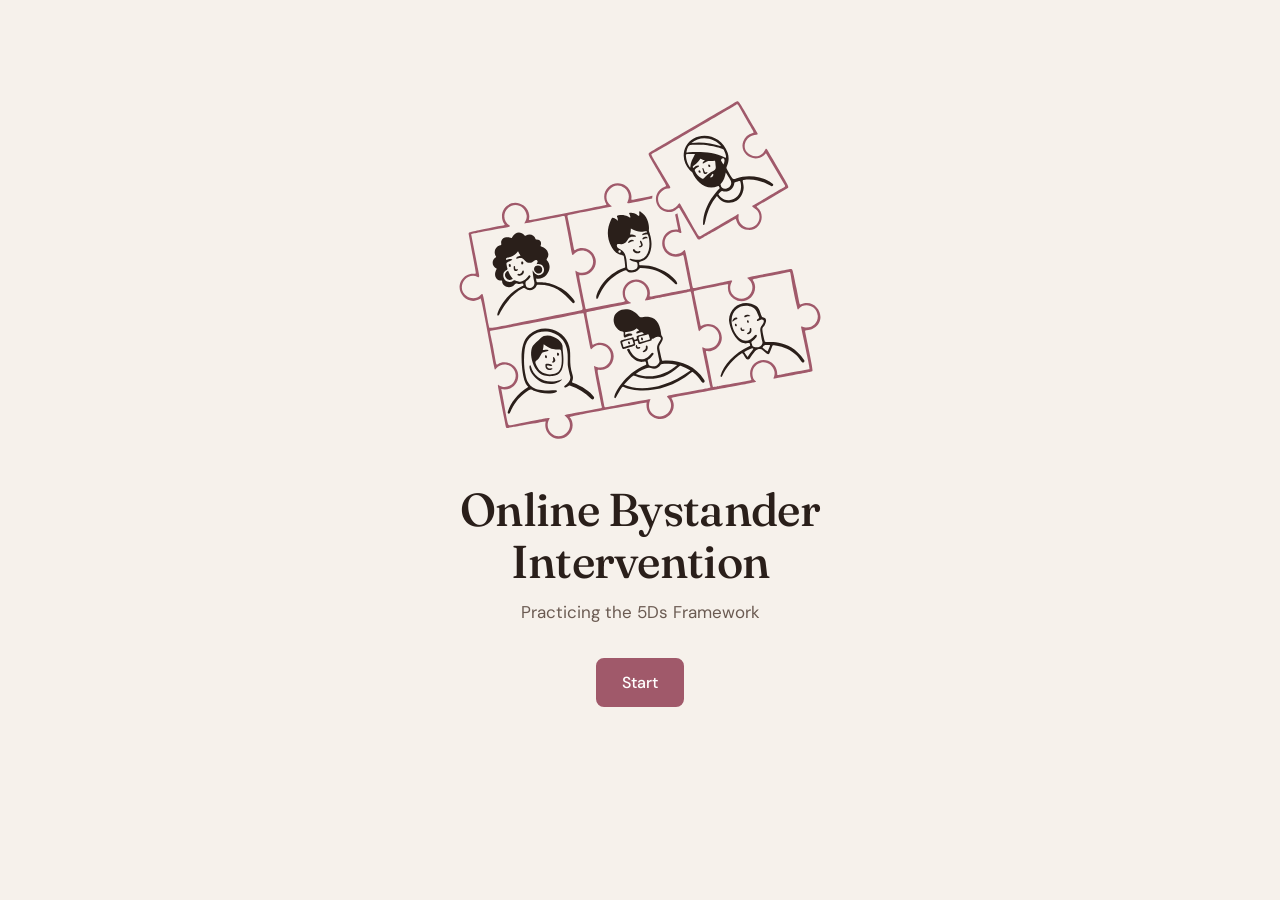
<file: index.html>
<!DOCTYPE html>
<html lang="en">
<head>
  <meta charset="UTF-8" />
  <meta name="viewport" content="width=device-width, initial-scale=1" />
  <title>Digital Bystander Intervention</title>
  <link rel="preconnect" href="https://fonts.googleapis.com" />
  <link rel="preconnect" href="https://fonts.gstatic.com" crossorigin />
  <link href="https://fonts.googleapis.com/css2?family=Fraunces:wght@400;500&family=DM+Sans:wght@400;500&display=swap" rel="stylesheet" />
  <link rel="stylesheet" href="styles.css?v=20260930a" />
</head>
<body>
  <a class="skip-link" href="#app">Skip to content</a>
  <div class="progress-indicator" id="progress"></div>
  <main id="app" aria-live="off"></main>
  <script type="module" src="app.js?v=20261005a"></script>
</body>
</html>
</file>
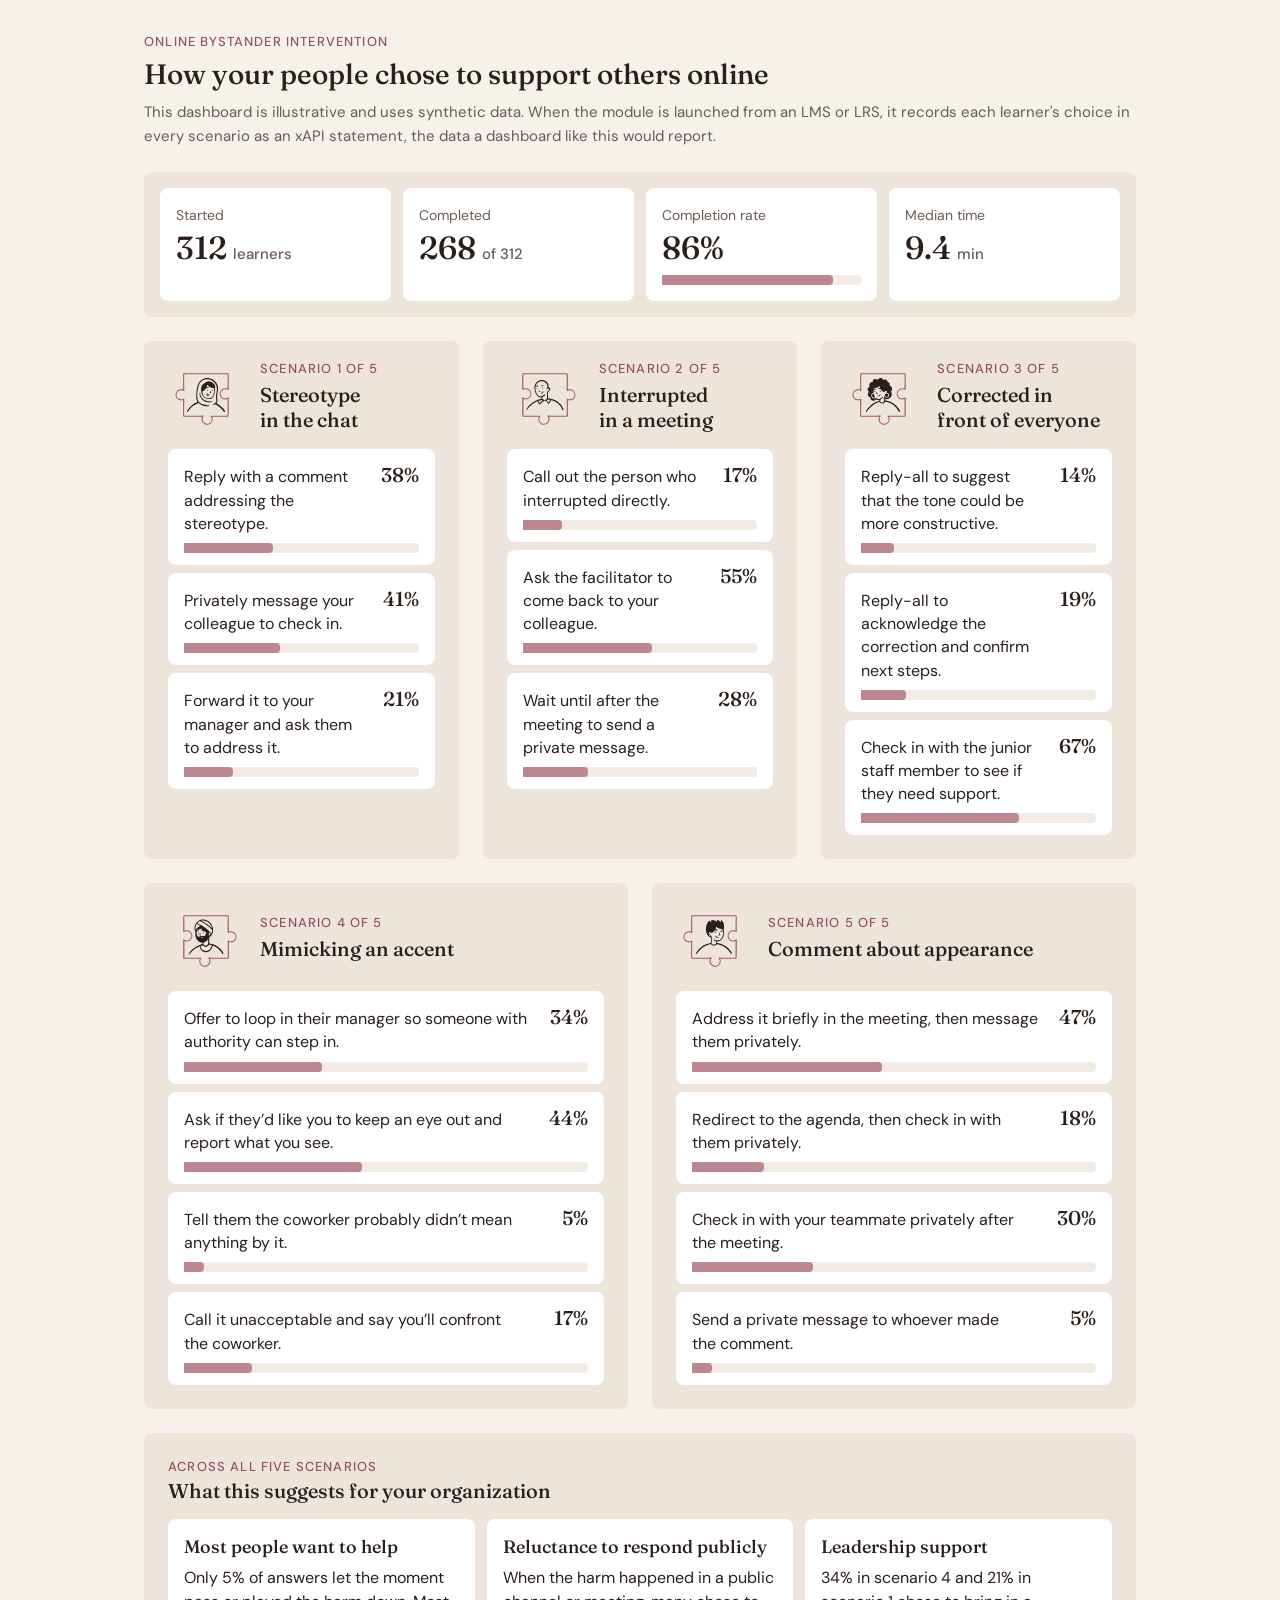
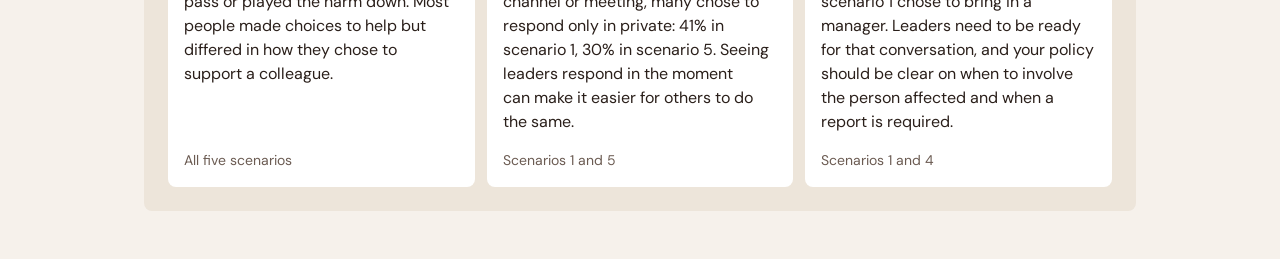
<file: dashboard.html>
<!doctype html>
<html lang="en-CA">
<head>
<meta charset="utf-8">
<meta name="viewport" content="width=device-width, initial-scale=1">
<title>OBI Cohort Dashboard</title>
<link rel="preconnect" href="https://fonts.googleapis.com">
<link rel="preconnect" href="https://fonts.gstatic.com" crossorigin>
<link rel="stylesheet" href="https://fonts.googleapis.com/css2?family=Fraunces:wght@400;500&family=DM+Sans:wght@400;500&display=swap">
<style>
/* Layout: module tokens; scenarios 1–3 (three options) in thirds and 4–5 (four options) in halves so rows match, then a full-width takeaways panel. Light only, matching the module. */
:root {
  color-scheme: light;
  --color-bg: #F6F1EB;
  --color-bg-weighted: #EDE5DA;
  --color-accent: #A0596A;
  --color-eyebrow: #935262;
  --color-text: #2A1F1A;
  --color-text-secondary: #6B5B52;
  --color-surface: #FFFFFF;
  --color-border: #E0D6C8;
  --color-track: #F1EBE4;
  --color-bar: #BE8592;
  --font-heading: "Fraunces", Georgia, serif;
  --font-body: "DM Sans", system-ui, -apple-system, sans-serif;
  --space-1: 0.5rem; --space-2: 0.75rem; --space-3: 1rem; --space-4: 1.5rem; --space-5: 2rem; --space-6: 3rem;
  --radius: 0.5rem;
  --max-width: 64rem;
}
* { box-sizing: border-box; }
body { margin: 0; background: var(--color-bg); color: var(--color-text); font-family: var(--font-body); font-size: 1.0625rem; line-height: 1.6; }
.page { max-width: var(--max-width); margin: 0 auto; padding-block: var(--space-5) var(--space-6); padding-left: max(16px, env(safe-area-inset-left, 0px)); padding-right: max(16px, env(safe-area-inset-right, 0px)); display: grid; gap: var(--space-4); }

.eyebrow { font-weight: 500; font-size: 0.8125rem; letter-spacing: 0.09em; text-transform: uppercase; color: var(--color-eyebrow); margin: 0; }
h1 { font-family: var(--font-heading); font-weight: 500; font-size: 1.75rem; line-height: 1.25; margin: 0.25rem 0 0; text-wrap: balance; }
.synthetic { margin: var(--space-1) 0 0; font-size: 0.9375rem; color: var(--color-text-secondary); }

.stats { display: grid; grid-template-columns: repeat(4, minmax(0, 1fr)); gap: var(--space-2); margin: 0; padding: var(--space-3); background: var(--color-bg-weighted); border-radius: var(--radius); }
@media (max-width: 680px) { .stats { grid-template-columns: repeat(2, minmax(0, 1fr)); } }
.stat { background: var(--color-surface); border-radius: var(--radius); padding: var(--space-3); display: flex; flex-direction: column; gap: 0.25rem; }
.stat dt { font-size: 0.875rem; color: var(--color-text-secondary); }
.stat dd { margin: 0; font-family: var(--font-heading); font-size: 2rem; line-height: 1.1; font-weight: 500; font-variant-numeric: tabular-nums; }
.stat dd small { font-family: var(--font-body); font-size: 0.9375rem; color: var(--color-text-secondary); margin-left: 0.375rem; }
.stat .track { margin-top: 0.625rem; }


.grid { display: grid; grid-template-columns: repeat(6, minmax(0, 1fr)); gap: var(--space-4); }
.grid .scenario { grid-column: span 2; }
.grid .scenario--wide { grid-column: span 3; }
@media (max-width: 1000px) {
  .grid { grid-template-columns: repeat(2, minmax(0, 1fr)); }
  .grid .scenario, .grid .scenario--wide { grid-column: auto; }
  .grid .scenario:last-child { grid-column: 1 / -1; }
  .scenario:last-child .options { grid-template-columns: repeat(2, minmax(0, 1fr)); }
}
@media (max-width: 680px) {
  .grid { grid-template-columns: minmax(0, 1fr); }
  .scenario:last-child .options { grid-template-columns: minmax(0, 1fr); }
}
.scenario { background: var(--color-bg-weighted); border-radius: var(--radius); padding: var(--space-3) var(--space-4) var(--space-4); }
.scenario-meta { display: flex; align-items: center; gap: var(--space-3); margin-bottom: var(--space-3); }
.scenario-illustration { width: 76px; height: 76px; flex: none; }
.scenario-meta__text { display: grid; gap: 0.125rem; min-width: 0; }
.scenario-title { font-family: var(--font-heading); font-weight: 500; font-size: 1.25rem; text-wrap: balance; line-height: 1.25; margin: 0; }

.options { list-style: none; margin: 0; padding: 0; display: grid; gap: 0.5rem; }
.option { background: var(--color-surface); border-radius: var(--radius); padding: 0.625rem var(--space-3) 0.75rem; display: grid; gap: 0.5rem; }
.option-top { display: flex; justify-content: space-between; align-items: baseline; gap: var(--space-3); }
.option-text { margin: 0; min-width: 0; font-size: 1rem; line-height: 1.45; text-wrap: pretty; }

.percent { font-family: var(--font-heading); font-weight: 500; font-size: 1.25rem; font-variant-numeric: tabular-nums; white-space: nowrap; }
.track { position: relative; height: 0.625rem; background: var(--color-track); border-radius: 0 4px 4px 0; outline-offset: 4px; }
.track:focus-visible { outline: 2px solid var(--color-accent); }
.track .bar { position: absolute; inset: 0 auto 0 0; background: var(--color-bar); border-radius: 0 4px 4px 0; }

.takeaways { background: var(--color-bg-weighted); border-radius: var(--radius); padding: var(--space-4); display: grid; gap: var(--space-3); }
.takeaway-list { list-style: none; margin: 0; padding: 0; display: grid; grid-template-columns: repeat(3, minmax(0, 1fr)); gap: var(--space-2); }
@media (max-width: 900px) { .takeaway-list { grid-template-columns: minmax(0, 1fr); } }
.takeaway { background: var(--color-surface); border-radius: var(--radius); padding: var(--space-3); display: flex; flex-direction: column; gap: 0.5rem; }
.takeaway h3 { font-family: var(--font-heading); font-weight: 500; font-size: 1.125rem; line-height: 1.3; margin: 0; text-wrap: balance; }
.takeaway p { margin: 0; font-size: 1rem; line-height: 1.5; text-wrap: pretty; }
.takeaway .seen { margin-top: auto; padding-top: 0.5rem; font-size: 0.875rem; color: var(--color-text-secondary); }


#tip { position: fixed; z-index: 20; pointer-events: none; background: var(--color-text); color: var(--color-surface); font-size: 0.875rem; line-height: 1.4; padding: 0.4rem 0.6rem; border-radius: 6px; max-width: 240px; }

</style>
</head>
<body>

<main class="page">
  <header>
    <p class="eyebrow">Online Bystander Intervention</p>
    <h1>How your people chose to support others online</h1>
    <p class="synthetic">This dashboard is illustrative and uses synthetic data. When the module is launched from an LMS or LRS, it records each learner's choice in every scenario as an xAPI statement, the data a dashboard like this would report.</p>
  </header>

  <dl class="stats" id="stats"></dl>

  <div class="grid">
    <div id="scenarios" style="display:contents"></div>
  </div>

  <section class="takeaways" aria-labelledby="tk-h">
    <div>
      <p class="eyebrow">Across all five scenarios</p>
      <h2 class="scenario-title" id="tk-h">What this suggests for your organization</h2>
    </div>
    <ul class="takeaway-list" id="takeaways"></ul>
  </section>
</main>

<div id="tip" hidden></div>

<script>
// Learner counts are synthetic. Option copy is the module's own.
const ILLUSTRATIONS = {"1": "[data-uri]", "2": "[data-uri]", "3": "[data-uri]", "4": "[data-uri]", "5": "[data-uri]"};
const scenarios = [
  { n: 1, title: "Stereotype in the chat", reached: 309, opts: [
    { id: "A", text: "Reply with a comment addressing the stereotype.", share: 38 },
    { id: "B", text: "Privately message your colleague to check in.", share: 41 },
    { id: "C", text: "Forward it to your manager and ask them to address it.", share: 21 } ] },
  { n: 2, title: "Interrupted in a meeting", reached: 301, opts: [
    { id: "A", text: "Call out the person who interrupted directly.", share: 17 },
    { id: "B", text: "Ask the facilitator to come back to your colleague.", share: 55 },
    { id: "C", text: "Wait until after the meeting to send a private message.", share: 28 } ] },
  { n: 3, title: "Corrected in front of everyone", reached: 294, opts: [
    { id: "A", text: "Reply-all to suggest that the tone could be more constructive.", share: 14 },
    { id: "B", text: "Reply-all to acknowledge the correction and confirm next steps.", share: 19 },
    { id: "C", text: "Check in with the junior staff member to see if they need support.", share: 67 } ] },
  { n: 4, title: "Mimicking an accent", reached: 284, opts: [
    { id: "A", text: "Offer to loop in their manager so someone with authority can step in.", share: 34 },
    { id: "B", text: "Ask if they’d like you to keep an eye out and report what you see.", share: 44 },
    { id: "C", text: "Tell them the coworker probably didn’t mean anything by it.", share: 5 },
    { id: "D", text: "Call it unacceptable and say you’ll confront the coworker.", share: 17 } ] },
  { n: 5, title: "Comment about appearance", reached: 276, opts: [
    { id: "A", text: "Address it briefly in the meeting, then message them privately.", share: 47 },
    { id: "B", text: "Redirect to the agenda, then check in with them privately.", share: 18 },
    { id: "C", text: "Check in with your teammate privately after the meeting.", share: 30 },
    { id: "D", text: "Send a private message to whoever made the comment.", share: 5 } ] },
];
const started = 312, completed = 268, medianMinutes = 9.4;

// Largest-remainder rounding so each scenario's counts sum to the learners who reached it.
for (const sc of scenarios) {
  const raw = sc.opts.map(o => o.share * sc.reached / 100);
  const counts = raw.map(Math.floor);
  const left = sc.reached - counts.reduce((a, b) => a + b, 0);
  raw.map((r, i) => [r - Math.floor(r), i]).sort((a, b) => b[0] - a[0]).slice(0, left).forEach(([, i]) => counts[i]++);
  sc.opts.forEach((o, i) => { o.count = counts[i]; o.pct = 100 * counts[i] / sc.reached; });
}

const fmt = (v, d = 0) => v.toLocaleString("en-CA", { minimumFractionDigits: d, maximumFractionDigits: d });
const esc = s => String(s).replace(/[&<>"]/g, c => ({ "&": "&amp;", "<": "&lt;", ">": "&gt;", '"': "&quot;" }[c]));

const completionRate = 100 * completed / started;
document.getElementById("stats").innerHTML = [
  ["Started", fmt(started), "learners"],
  ["Completed", fmt(completed), `of ${fmt(started)}`],
  ["Completion rate", fmt(completionRate) + "%", "",
    `<div class="track" role="img" aria-label="${fmt(completionRate)}% completed"><div class="bar" style="width:${completionRate}%"></div></div>`],
  ["Median time", fmt(medianMinutes, 1), "min"],
].map(([label, value, small, extra = ""]) =>
  `<div class="stat"><dt>${label}</dt><dd>${value}${small ? `<small>${small}</small>` : ""}${extra}</dd></div>`).join("");

document.getElementById("scenarios").innerHTML = scenarios.map(sc => {
  return `
  <section class="scenario${sc.opts.length > 3 ? " scenario--wide" : ""}" aria-labelledby="sc${sc.n}">
    <div class="scenario-meta">
      <img class="scenario-illustration" src="${ILLUSTRATIONS[sc.n]}" alt="" aria-hidden="true">
      <div class="scenario-meta__text">
        <p class="eyebrow">Scenario ${sc.n} of 5</p>
        <h2 class="scenario-title" id="sc${sc.n}">${esc(sc.title)}</h2>
      </div>
    </div>
    <ul class="options">
      ${sc.opts.map(o => `
      <li class="option">
        <div class="option-top">
          <p class="option-text">${esc(o.text)}</p>
          <span class="percent">${fmt(o.pct)}%</span>
        </div>
        <div class="track" role="img" tabindex="0"
          data-tip="${esc(`${o.count} of ${sc.reached} learners`)}"
          aria-label="${fmt(o.pct)}% chose this, ${o.count} of ${sc.reached} learners.">
          <div class="bar" style="width:${o.pct}%"></div>
        </div>
      </li>`).join("")}
    </ul>
  </section>`;
}).join("");

const pct = (n, id) => fmt(scenarios[n - 1].opts.find(o => o.id === id).pct) + "%";
const answer = (n, id) => scenarios[n - 1].opts.find(o => o.id === id);
const totalAnswers = scenarios.reduce((sum, sc) => sum + sc.reached, 0);
const dismissed = answer(3, "B").count + answer(4, "C").count;
const takeaways = [
  {
    title: "Most people want to help",
    body: `Only ${fmt(100 * dismissed / totalAnswers)}% of answers let the moment pass or played the harm down. Most people made choices to help but differed in how they chose to support a colleague.`,
    seen: "All five scenarios",
  },
  {
    title: "Reluctance to respond publicly",
    body: `When the harm happened in a public channel or meeting, many chose to respond only in private: ${pct(1, "B")} in scenario 1, ${pct(5, "C")} in scenario 5. Seeing leaders respond in the moment can make it easier for others to do the same.`,
    seen: "Scenarios 1 and 5",
  },
  {
    title: "Leadership support",
    body: `${pct(4, "A")} in scenario 4 and ${pct(1, "C")} in scenario 1 chose to bring in a manager. Leaders need to be ready for that conversation, and your policy should be clear on when to involve the person affected and when a report is required.`,
    seen: "Scenarios 1 and 4",
  },
];
document.getElementById("takeaways").innerHTML = takeaways.map(t => `
  <li class="takeaway">
    <h3>${esc(t.title)}</h3>
    <p>${esc(t.body)}</p>
    <p class="seen">${esc(t.seen)}</p>
  </li>`).join("");

const tip = document.getElementById("tip");
function showTip(target, x, y) {
  tip.innerHTML = target.dataset.tip; tip.hidden = false;
  const w = tip.offsetWidth, h = tip.offsetHeight;
  let left = x + 14, top = y + 14;
  if (left + w > window.innerWidth - 8) left = x - w - 14;
  if (top + h > window.innerHeight - 8) top = y - h - 14;
  tip.style.left = Math.max(8, left) + "px"; tip.style.top = Math.max(8, top) + "px";
}
document.addEventListener("pointermove", ev => {
  const t = ev.target.closest?.("[data-tip]");
  if (t) showTip(t, ev.clientX, ev.clientY); else tip.hidden = true;
});
document.addEventListener("focusin", ev => {
  const t = ev.target.closest?.("[data-tip]");
  if (!t) return;
  const r = t.getBoundingClientRect();
  showTip(t, r.left + r.width / 2, r.bottom);
});
document.addEventListener("focusout", () => { tip.hidden = true; });
</script>

</body>
</html>
</file>
<file: styles.css>
:root {
  --color-bg: #F6F1EB;
  --color-bg-weighted: #EDE5DA;
  --color-accent: #A0596A;        /* also the Direct token */
  --color-text: #2A1F1A;
  --color-text-secondary: #6B5B52;
  --color-surface: #FFFFFF;

  /* D tokens must stay at 4.5:1 or better as text on --color-bg;
     --color-d-direct is 4.53:1, with almost no margin. */
  --color-d-distract: #916339;
  --color-d-delegate: #627066;
  --color-d-document: #776498;
  --color-d-delay: #796A5B;
  --color-d-direct: #A0596A;

  --font-heading: "Fraunces", Georgia, serif;
  --font-body: "DM Sans", system-ui, -apple-system, sans-serif;

  /* 8px-based spacing scale */
  --space-1: 0.5rem;
  --space-2: 0.75rem;
  --space-3: 1rem;
  --space-4: 1.5rem;
  --space-5: 2rem;
  --space-6: 3rem;
  --space-7: 4rem;

  --radius: 0.5rem;
  --max-width: 42rem;
  --transition-screen: 320ms ease;
}

* { box-sizing: border-box; }

html { -webkit-text-size-adjust: 100%; }

body {
  margin: 0;
  min-width: 320px;
  background: var(--color-bg);
  color: var(--color-text);
  font-family: var(--font-body);
  font-size: 1.0625rem;
  line-height: 1.6;
  transition: background-color var(--transition-screen);
}

h1, h2 {
  font-family: var(--font-heading);
  font-weight: 500;
  line-height: 1.25;
  margin: 0 0 var(--space-3);
  color: var(--color-text);
}

h1 { font-size: 1.75rem; }
h2 { font-size: 1.25rem; }

p { margin: 0 0 var(--space-3); }

.skip-link {
  position: absolute;
  left: -999px;
  top: 0;
  background: var(--color-accent);
  color: #fff;
  padding: var(--space-2) var(--space-3);
  z-index: 100;
  border-radius: 0 0 var(--radius) 0;
}
.skip-link:focus {
  left: 0;
}

/* Persistent header (#progress): back arrow and static title in one row,
   five-part track below, on a weighted band that separates it from the
   screen card. Title and track are aria-hidden; the back button stays
   exposed. Screen readers get position from each screen's h1. */
.progress-indicator {
  max-width: var(--max-width);
  margin: 0 auto var(--space-3);
  background: var(--color-bg-weighted);
  border-radius: var(--radius);
  padding: var(--space-2) var(--space-3) var(--space-3);
}

/* The container is empty on the splash screen; without this it shows as an
   orphan shaded bar. */
.progress-indicator:empty {
  background: none;
  padding: 0;
  margin-bottom: 0;
}

/* Back arrow + title row. The arrow is absolutely positioned within this
   row (not a flex sibling) so the title stays visually centered whether or
   not a back arrow is present. */
.app-header__row {
  position: relative;
  display: flex;
  align-items: center;
  justify-content: center;
  min-height: 1.75rem;
  margin-bottom: var(--space-2);
}

/* No negative margin here: on an absolutely positioned element, `top`
   locates the margin edge, so a negative margin would pull the visible box
   away from where `left: 0; top: 50%` puts it. Padding alone gives a
   comfortable tap target without that offset. */
.app-header__back {
  position: absolute;
  left: 0;
  top: 50%;
  transform: translateY(-50%);
  background: none;
  border: none;
  padding: var(--space-1);
  font-size: 1.125rem;
  line-height: 1;
  color: var(--color-text-secondary);
  cursor: pointer;
}

.app-header__back:hover { color: var(--color-accent); }

.app-header__back:focus-visible {
  outline: 3px solid var(--color-text);
  outline-offset: 2px;
}

.app-header__title {
  text-align: center;
  font-size: 0.71875rem;
  letter-spacing: 0.04em;
  color: var(--color-text-secondary);
}

.app-header__track {
  display: flex;
  gap: 6px;
  align-items: flex-end;
  height: 6px;
  margin-bottom: var(--space-2);
}

.track-part {
  flex: 1;
  height: 4px;
  border-radius: 2px;
  background: rgba(42, 31, 26, 0.14);
}

.track-part--done {
  background: var(--part-color, var(--color-accent));
}

.track-part--current {
  height: 6px;
  border-radius: 3px;
  background: var(--part-color, var(--color-accent));
}

#app {
  max-width: var(--max-width);
  margin: 0 auto;
  padding: var(--space-5) var(--space-4) var(--space-7);
}

.screen {
  outline: none;
}

.screen--weighted {
  background: var(--color-bg-weighted);
  margin: calc(var(--space-5) * -1) calc(var(--space-4) * -1) 0;
  padding: var(--space-5) var(--space-4);
  border-radius: var(--radius);
}

.screen__body p { margin-bottom: var(--space-3); }

/* Splash: the illustration is width-driven, not height-capped, so it reads
   as a substantial image. */
.screen--splash {
  display: flex;
  flex-direction: column;
  align-items: center;
  text-align: center;
  padding-top: var(--space-6);
  padding-bottom: var(--space-5);
}

/* aspect-ratio reserves the image's box before the SVG loads, so content
   doesn't jump; valid because the source SVG is square (400x400). */
.splash-graphic {
  width: 100%;
  max-width: min(320px, 88vw);
  aspect-ratio: 1 / 1;
  height: auto;
  margin-bottom: var(--space-4);
}

.screen--splash h1 {
  font-size: 2.125rem;
  line-height: 1.15;
  letter-spacing: -0.01em;
  margin-bottom: var(--space-2);
}

@media (min-width: 640px) {
  .splash-graphic { max-width: 380px; }
  .screen--splash h1 {
    font-size: 2.875rem;
    line-height: 1.12;
    letter-spacing: -0.015em;
    max-width: 40rem;
  }
}

.splash-subtitle {
  color: var(--color-text-secondary);
  font-size: 1.0625rem;
  margin: 0 0 var(--space-5);
}

.screen--splash .btn-continue {
  margin-top: 0;
}

.screen__body strong { font-weight: 500; color: var(--color-text); }

/* Header illustration: full, uncropped square art, width-driven and
   centered like .splash-graphic but capped smaller. aspect-ratio reserves
   its box to avoid layout shift. */
.intro-illustration {
  display: block;
  width: 100%;
  max-width: min(240px, 60vw);
  aspect-ratio: 1 / 1;
  height: auto;
  margin: 0 auto var(--space-4);
}

@media (min-width: 640px) {
  .intro-illustration { max-width: 280px; }
}

.btn-continue,
.btn-submit {
  font-family: var(--font-body);
  font-size: 1rem;
  font-weight: 500;
  padding: var(--space-2) var(--space-4);
  border-radius: var(--radius);
  border: 2px solid var(--color-accent);
  background: var(--color-accent);
  color: #fff;
  cursor: pointer;
  margin-top: var(--space-4);
}

.btn-continue:hover,
.btn-submit:hover {
  background: #8c4a59;
  border-color: #8c4a59;
}

.btn-continue:focus-visible,
.btn-submit:focus-visible,
a:focus-visible,
input:focus-visible,
summary:focus-visible {
  outline: 3px solid var(--color-text);
  outline-offset: 2px;
}

.intro { color: var(--color-text-secondary); }

/* No shared `.card` base: a shared `.card p` rule would outrank
   `.phase-card__eyebrow` and `.phase-card__definition` on specificity, so
   `.phase-card` is fully self-specified. */
/* Negative top margin cancels #app's own padding-top, then the card's own
   floating design (drop shadow) provides the visual gap — matches the
   16px header-to-content gap that .screen--weighted screens get via the
   same technique. */
.screen--phasecard {
  display: flex;
  flex-direction: column;
  align-items: center;
  margin-top: calc(var(--space-5) * -1);
}

.phase-card {
  max-width: var(--max-width);
  width: 100%;
  padding: 0;
  border-radius: 8px;
  overflow: hidden;
  box-shadow: 0 1px 2px rgba(0, 0, 0, 0.10), 0 14px 30px -14px rgba(0, 0, 0, 0.34);
}

.phase-card__header {
  background: var(--card-color, var(--color-accent));
  padding: var(--space-4) var(--space-4) var(--space-5);
}

/* Decorative and aria-hidden; the screen's visually hidden <h1> is the
   progress signal for assistive tech. */
.phase-card__track {
  display: flex;
  gap: 6px;
  margin-bottom: var(--space-3);
}

.phase-card__track-part {
  flex: 1;
  height: 4px;
  border-radius: 2px;
  background: rgba(255, 255, 255, 0.48);
}

.phase-card__track-part--done {
  background: #fff;
}

.phase-card__header-content {
  display: flex;
  align-items: center;
  gap: var(--space-3);
}

.phase-card__icon-disc {
  width: 4.5rem;
  height: 4.5rem;
  flex: none;
  border-radius: 50%;
  background: rgba(255, 255, 255, 0.22);
  display: flex;
  align-items: center;
  justify-content: center;
}

.phase-card__icon-disc .icon-5d {
  width: 2.25rem;
  height: 2.25rem;
}

.phase-card__eyebrow {
  font-weight: 500;
  text-transform: uppercase;
  font-size: 0.75rem;
  letter-spacing: 0.12em;
  /* Opaque white: translucent white fails 4.5:1 on the D-color band. Size,
     case and tracking carry the hierarchy, so a changed D hex needs no
     recheck. */
  color: #fff;
  margin: 0 0 0.25rem;
}

.phase-card__header-text h2 {
  font-size: 2rem;
  line-height: 1.1;
  letter-spacing: -0.01em;
  color: #fff;
  margin: 0;
}

.phase-card__body {
  background: var(--color-surface);
  padding: var(--space-4) var(--space-4) var(--space-5);
  /* Hairline seam between the header band and the white body. */
  box-shadow: inset 0 1px 0 rgba(0, 0, 0, 0.06);
}

.phase-card__definition {
  font-family: var(--font-heading);
  font-weight: 500;
  font-size: 1.3125rem;
  line-height: 1.3;
  color: var(--color-text);
  margin: 0 0 var(--space-4);
}

.phase-card__section {
  border-top: 1px solid rgba(42, 31, 26, 0.13);
  padding-top: var(--space-3);
  margin-top: var(--space-3);
}

.phase-card__label {
  font-weight: 500;
  text-transform: uppercase;
  font-size: 0.75rem;
  letter-spacing: 0.04em;
  color: var(--card-color, var(--color-accent));
  margin: 0 0 0.25em;
}

.phase-card__body > p,
.phase-card__section > p:not(.phase-card__label) {
  color: var(--color-text);
}

.phase-card__example {
  font-style: italic;
  color: var(--color-text);
  background: color-mix(in srgb, var(--card-color, var(--color-accent)) 10%, #F6F1EB);
  border-left: 4px solid var(--card-color, var(--color-accent));
  border-radius: var(--radius);
  padding: var(--space-3) var(--space-4);
  margin: 0;
}

@media (min-width: 1024px) {
  .phase-card {
    box-shadow: 0 1px 2px rgba(0, 0, 0, 0.10), 0 18px 38px -16px rgba(0, 0, 0, 0.32);
  }
  .phase-card__header { padding: var(--space-5) var(--space-6) var(--space-6); }
  .phase-card__body { padding: var(--space-5) var(--space-6) var(--space-6); }
  .phase-card__icon-disc { width: 5.5rem; height: 5.5rem; }
  .phase-card__icon-disc .icon-5d { width: 2.75rem; height: 2.75rem; }
  .phase-card__header-text h2 { font-size: 2.625rem; }
  .phase-card__definition { font-size: 1.6875rem; }
}

.closing { font-style: italic; color: var(--color-text-secondary); }

.power-questions {
  display: grid;
  grid-template-columns: 1fr;
  gap: var(--space-3);
  margin: var(--space-4) 0;
  padding: 0;
  list-style: none;
  counter-reset: power-question;
}

@media (min-width: 640px) {
  .power-questions { grid-template-columns: 1fr 1fr; }
}

.power-question {
  display: flex;
  flex-direction: column;
  align-items: flex-start;
  gap: var(--space-2);
  background: var(--color-surface);
  border-radius: var(--radius);
  padding: var(--space-4);
  border-left: 4px solid var(--color-accent);
  counter-increment: power-question;
}

/* Numbered accent badge — CSS counter + generated content, not a second
   copy of the number in the accessibility tree (render.js's <ol>/<li>
   already gives AT the real "1 of 2 / 2 of 2" position). */
.power-question::before {
  content: counter(power-question);
  flex: none;
  width: 1.75rem;
  height: 1.75rem;
  border-radius: 50%;
  display: flex;
  align-items: center;
  justify-content: center;
  font-family: var(--font-body);
  font-weight: 500;
  font-size: 0.875rem;
  /* axe skips ::before generated text, so contrast is checked by hand:
     --color-accent is 4.24:1 on this tint, #935262 is 4.83:1. */
  color: #935262;
  background: color-mix(in srgb, var(--color-accent) 14%, var(--color-surface));
}

.power-question p { margin: 0; }

/* The scenario illustration and eyebrow share one row of set size; the eyebrow
   doubles as the screen's <h1>. Sizes keep the title from wrapping to three
   lines at mobile widths. */
.scenario-meta {
  display: flex;
  align-items: center;
  gap: var(--space-3);
  margin-bottom: var(--space-3);
}

/* Tighter padding than other weighted screens, to limit scroll. */
.screen--scenario.screen--weighted {
  padding: var(--space-3) var(--space-4);
}

.scenario-illustration {
  width: 124px;
  height: 124px;
  flex: none;
}

@media (min-width: 640px) {
  .scenario-illustration { width: 140px; height: 140px; }
}

.scenario-meta__text {
  display: flex;
  flex-direction: column;
  gap: 0.125rem;
  min-width: 0;
}

.scenario-eyebrow {
  font-family: var(--font-body);
  font-weight: 500;
  font-size: 0.8125rem;
  letter-spacing: 0.09em;
  text-transform: uppercase;
  color: var(--color-accent);
  margin: 0;
}

/* --color-accent is 4.07:1 on --color-bg-weighted; #935262 gives 4.64:1 for
   text there. Buttons, borders and .stem blockquote keep the token. */
.screen--weighted .scenario-eyebrow,
.screen--weighted .validation-message {
  color: #935262;
}

.scenario-title {
  font-family: var(--font-heading);
  font-weight: 500;
  font-size: 1.375rem;
  line-height: 1.25;
  color: var(--color-text);
  margin: 0;
}

.stem {
  background: var(--color-surface);
  border-radius: var(--radius);
  padding: var(--space-4);
  margin-bottom: var(--space-4);
}

/* Parent padding blocks margin collapse, so the global `p` bottom margin
   would stack on it; this zeroes the last paragraph's. */
.stem p:last-child { margin-bottom: 0; }

.stem blockquote {
  margin: var(--space-2) 0;
  padding-left: var(--space-3);
  border-left: 3px solid var(--color-accent);
  font-weight: 500;
}

.scenario-form fieldset {
  border: none;
  padding: 0;
  margin: 0 0 var(--space-3);
}

.scenario-form legend {
  font-family: var(--font-heading);
  font-size: 1.0625rem;
  font-weight: 500;
  padding: 0;
  margin-bottom: var(--space-3);
}

.scenario-form label {
  display: flex;
  align-items: flex-start;
  gap: var(--space-2);
  background: var(--color-surface);
  border: 1px solid #E0D6C8;
  border-radius: var(--radius);
  padding: var(--space-3);
  margin-bottom: var(--space-2);
  cursor: pointer;
}

.scenario-form label:hover { border-color: var(--color-accent); }

.scenario-form input[type="radio"] {
  font-size: 1.0625rem;
  margin-top: 0.25em;
  flex-shrink: 0;
  width: 1.1em;
  height: 1.1em;
  accent-color: var(--color-accent);
}

.scenario-form input[type="radio"]:disabled { cursor: default; }

.scenario-form label:has(input[type="radio"]:disabled) {
  cursor: default;
  opacity: 0.7;
}

.validation-message {
  color: var(--color-accent);
  font-weight: 500;
  font-size: 0.9375rem;
  margin: 0 0 var(--space-2);
}

.hint {
  margin: var(--space-3) 0;
  background: var(--color-surface);
  border-radius: var(--radius);
  padding: var(--space-2) var(--space-3);
}

.hint summary {
  cursor: pointer;
  font-weight: 500;
  color: var(--color-accent);
}

.feedback {
  margin-top: var(--space-4);
  padding: var(--space-4);
  border-radius: var(--radius);
  background: var(--color-bg-weighted);
  border-left: 4px solid var(--color-accent);
}

.feedback[hidden] { display: none; }

.feedback p:last-child { margin-bottom: 0; }

/* The text label is the signal; color only reinforces it. */
.feedback__signal {
  font-family: var(--font-body);
  font-size: 0.8125rem;
  font-weight: 500;
  text-transform: uppercase;
  letter-spacing: 0.04em;
  margin: 0 0 var(--space-2);
  color: var(--color-text-secondary);
}

.feedback--correct { border-left-color: var(--color-d-delegate); }
/* Signal text is darkened: --color-d-delegate is 4.18:1 on
   --color-bg-weighted, and #58645B clears 4.5:1. The border keeps the
   token. */
.feedback--correct .feedback__signal { color: #58645B; }

.feedback--defensible { border-left-color: var(--color-d-delay); }
/* Same fix for --color-d-delay, also 4.18:1 on --color-bg-weighted. */
.feedback--defensible .feedback__signal { color: #6C5F51; }

.feedback--reconsider { border-left-color: var(--color-text-secondary); }
.comparison-list {
  list-style: none;
  margin: 0 0 var(--space-3);
  padding: 0;
}

.comparison-list li {
  display: flex;
  align-items: center;
  gap: var(--space-3);
  background: var(--color-surface);
  border-left: 3px solid var(--line-color, var(--color-accent));
  border-radius: var(--radius);
  padding: var(--space-3) var(--space-4);
  margin-bottom: var(--space-2);
}

.comparison-list li p { margin: 0; }

/* Matches the text column's ~3-line height, so it adds no row height. */
.comparison-illustration {
  width: 104px;
  height: 104px;
  flex: none;
  background-size: contain;
  background-repeat: no-repeat;
  background-position: center;
}

@media (min-width: 640px) {
  .comparison-illustration { width: 108px; height: 108px; }
}

.comparison-percent {
  font-family: var(--font-heading);
  font-weight: 500;
  font-size: 1.0625rem;
}

.debrief-actions {
  display: flex;
  flex-direction: column;
  gap: var(--space-3);
  margin-top: var(--space-4);
}

@media (min-width: 640px) {
  .debrief-actions { flex-direction: row; align-items: center; }
}

/* margin-top: 0 overrides .btn-continue's own margin-top (meant for
   standalone placement after a form), which would otherwise push Retry
   down against Exit in this flex row. */
.debrief-retry {
  margin-top: 0;
}

.btn-secondary {
  background: transparent;
  border: 1px solid var(--color-text-secondary);
  color: var(--color-text);
  border-radius: var(--radius);
  padding: var(--space-2) var(--space-4);
  font-size: 1rem;
  cursor: pointer;
}

/* Matches .btn-continue's 2px border so Retry and Exit render at the same
   height (both have identical padding otherwise). Placed after
   .btn-secondary deliberately — same specificity, so source order
   decides, and this needs to win. */
.debrief-exit {
  border-width: 2px;
}

.btn-secondary:hover { border-color: var(--color-accent); color: var(--color-accent); }

.exit-note {
  font-size: 0.8125rem;
  color: var(--color-text-secondary);
  margin-top: var(--space-1);
}

.visually-hidden-optional {
  position: absolute;
  width: 1px;
  height: 1px;
  padding: 0;
  margin: -1px;
  overflow: hidden;
  clip: rect(0, 0, 0, 0);
  white-space: nowrap;
  border: 0;
}

@media (prefers-reduced-motion: reduce) {
  *, *::before, *::after { transition-duration: 0.01ms !important; }
}
</file>
